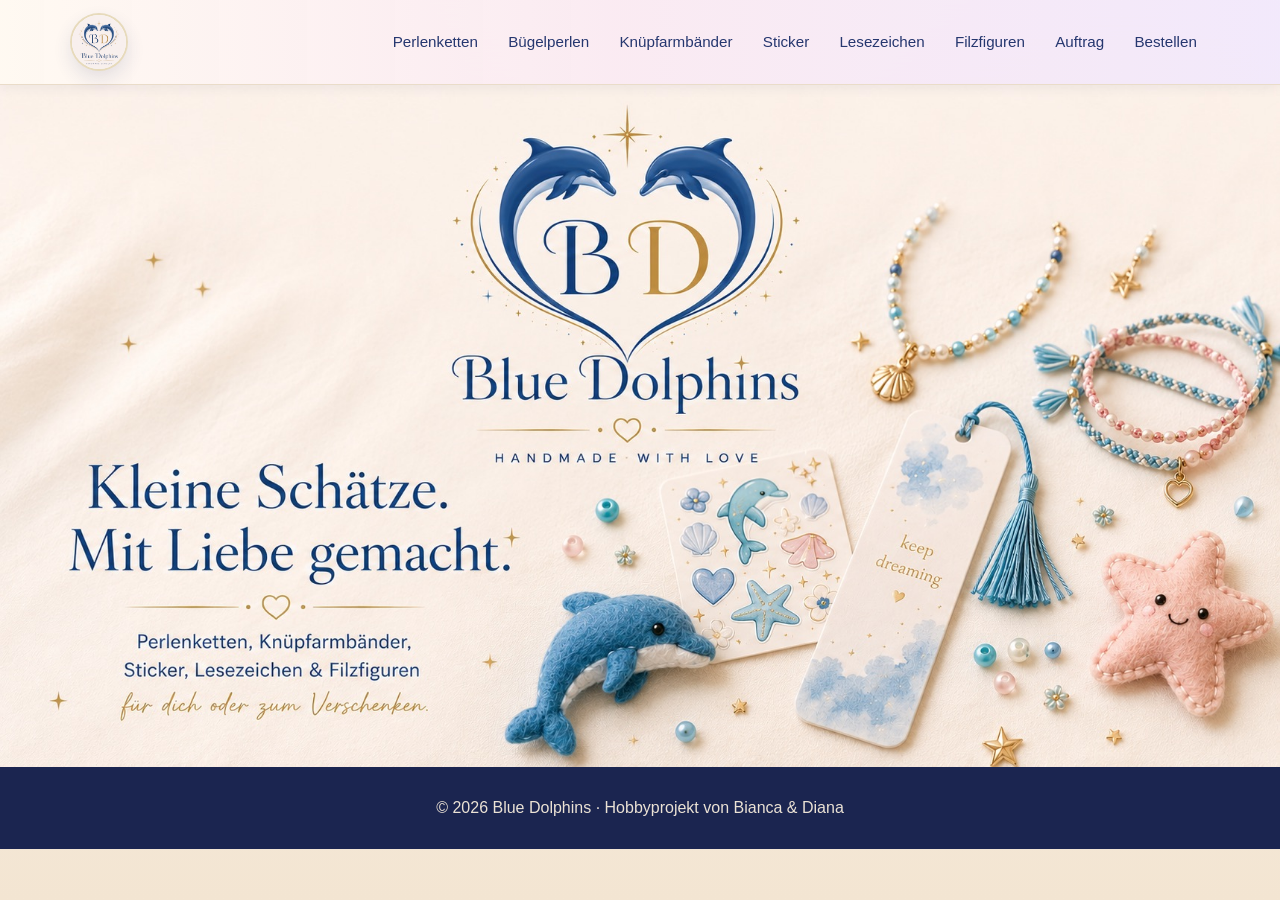
<file: index.html>
<!DOCTYPE html>
<html lang="de">
<head>
  <meta charset="UTF-8">
  <meta name="viewport" content="width=device-width, initial-scale=1.0">
  <title>Blue Dolphins - Handmade Jewelry & Decoration</title>
  <meta name="description" content="Blue Dolphins ist ein kleines Handmade-Hobbyprojekt von Bianca und Diana.">
  <link rel="stylesheet" href="style.css?v=7">
</head>
<body class="home">
  <header>
    <div class="header-top">
      <a href="index.html"><img src="assets/logo.png" alt="Blue Dolphins Logo" class="logo"></a>
      <button class="menu-toggle" type="button" aria-label="Menü öffnen" aria-expanded="false">
        <span></span><span></span><span></span>
      </button>
      <nav>
        <a href="perlenketten.html">Perlenketten</a>
        <a href="buegelperlen.html">Bügelperlen</a>
        <a href="armbaender.html">Knüpfarmbänder</a>
        <a href="sticker.html">Sticker</a>
        <a href="lesezeichen.html">Lesezeichen</a>
        <a href="filzfiguren.html">Filzfiguren</a>
        <a href="auftrag.html">Auftrag</a>
        <a href="bestellen.html">Bestellen</a>
      </nav>
    </div>
  </header>

  <main>
    <section class="hero">
      <picture>
        <source srcset="assets/header-mobile.jpg" media="(max-width: 700px)">
        <img src="assets/header.jpg" alt="Kleine Schätze. Mit Liebe gemacht." class="hero-img">
      </picture>
    </section>
  </main>

  <footer><p>© 2026 Blue Dolphins · Hobbyprojekt von Bianca & Diana</p></footer>
  <script src="script.js"></script>
</body>
</html>
</file>
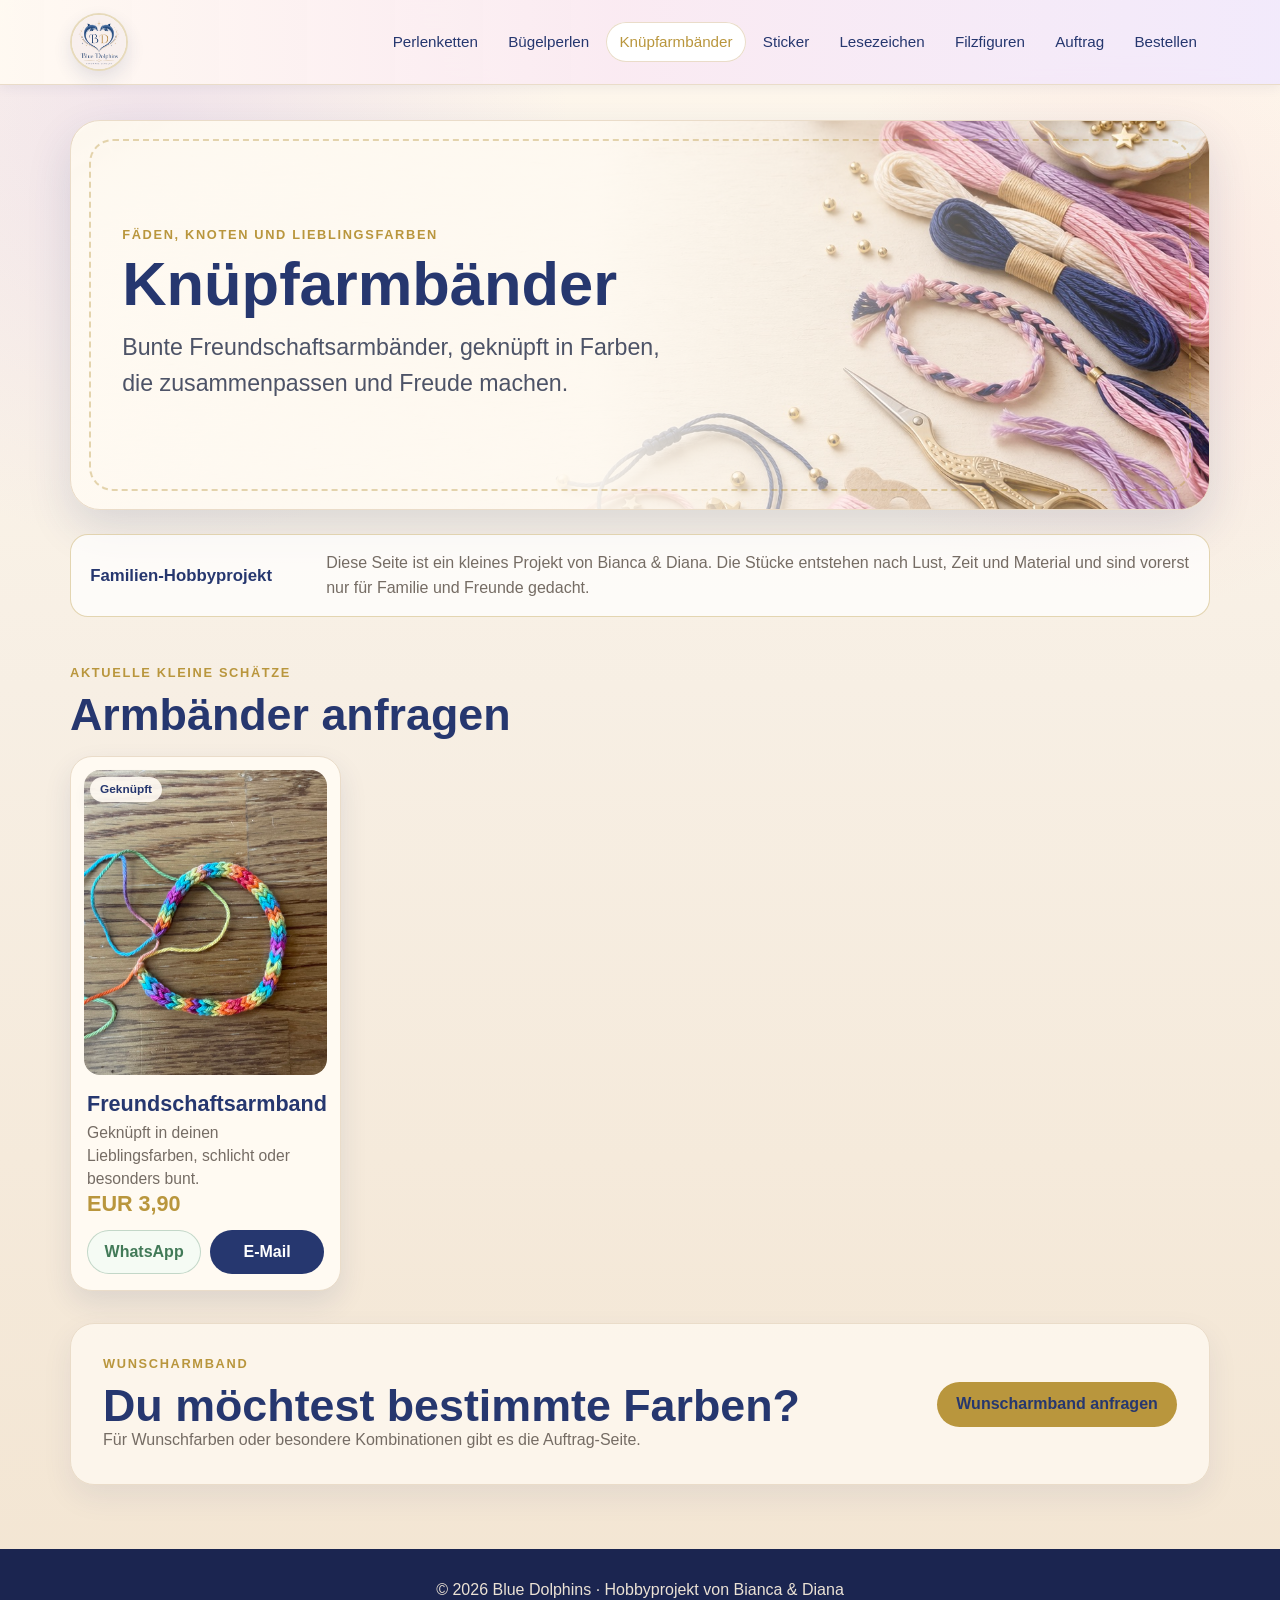
<file: armbaender.html>
<!DOCTYPE html>
<html lang="de">
<head>
  <meta charset="UTF-8">
  <meta name="viewport" content="width=device-width, initial-scale=1.0">
  <title>Knüpfarmbänder - Blue Dolphins</title>
  <meta name="description" content="Handgemachte Knüpfarmbänder von Blue Dolphins, einem kleinen Hobbyprojekt von Bianca und Diana.">
  <link rel="stylesheet" href="style.css?v=7">
</head>
<body>
  <header><div class="header-top"><a href="index.html"><img src="assets/logo.png" alt="Blue Dolphins Logo" class="logo"></a><button class="menu-toggle" type="button" aria-label="Menü öffnen" aria-expanded="false"><span></span><span></span><span></span></button><nav><a href="perlenketten.html">Perlenketten</a><a href="buegelperlen.html">Bügelperlen</a><a class="active" href="armbaender.html">Knüpfarmbänder</a><a href="sticker.html">Sticker</a><a href="lesezeichen.html">Lesezeichen</a><a href="filzfiguren.html">Filzfiguren</a><a href="auftrag.html">Auftrag</a><a href="bestellen.html">Bestellen</a></nav></div></header>
  <main>
    <section class="category-hero" style="--hero-image: url('assets/hero-armbaender.jpg');"><div class="hero-copy"><p class="eyebrow">Fäden, Knoten und Lieblingsfarben</p><h1>Knüpfarmbänder</h1><p class="lead">Bunte Freundschaftsarmbänder, geknüpft in Farben, die zusammenpassen und Freude machen.</p></div></section>
    <section class="notice"><strong>Familien-Hobbyprojekt</strong><p>Diese Seite ist ein kleines Projekt von Bianca & Diana. Die Stücke entstehen nach Lust, Zeit und Material und sind vorerst nur für Familie und Freunde gedacht.</p></section>
    <section class="products-section"><div class="section-heading"><p class="eyebrow">Aktuelle kleine Schätze</p><h2>Armbänder anfragen</h2></div><div class="product-grid"><article class="product-card" data-product="Freundschaftsarmband" data-price="3,90"><div class="product-image-wrap"><img src="assets/armbaender/armbaender-1.jpg" alt="Freundschaftsarmband" class="product-img"><span class="tag">Geknüpft</span></div><div class="product-content"><h3>Freundschaftsarmband</h3><p>Geknüpft in deinen Lieblingsfarben, schlicht oder besonders bunt.</p><div class="product-bottom"><span class="price">EUR 3,90</span><div class="order-actions"><a class="btn btn-wa" href="#" data-channel="whatsapp">WhatsApp</a><a class="btn btn-mail" href="#" data-channel="email">E-Mail</a></div></div></div></article></div></section>
    <section class="custom-box"><div><p class="eyebrow">Wunscharmband</p><h2>Du möchtest bestimmte Farben?</h2><p>Für Wunschfarben oder besondere Kombinationen gibt es die Auftrag-Seite.</p></div><a class="btn btn-custom" href="auftrag.html?produkt=Knüpfarmbänder">Wunscharmband anfragen</a></section>
  </main>
  <footer><p>© 2026 Blue Dolphins · Hobbyprojekt von Bianca & Diana</p></footer>
  <script src="script.js"></script>
</body>
</html>
</file>
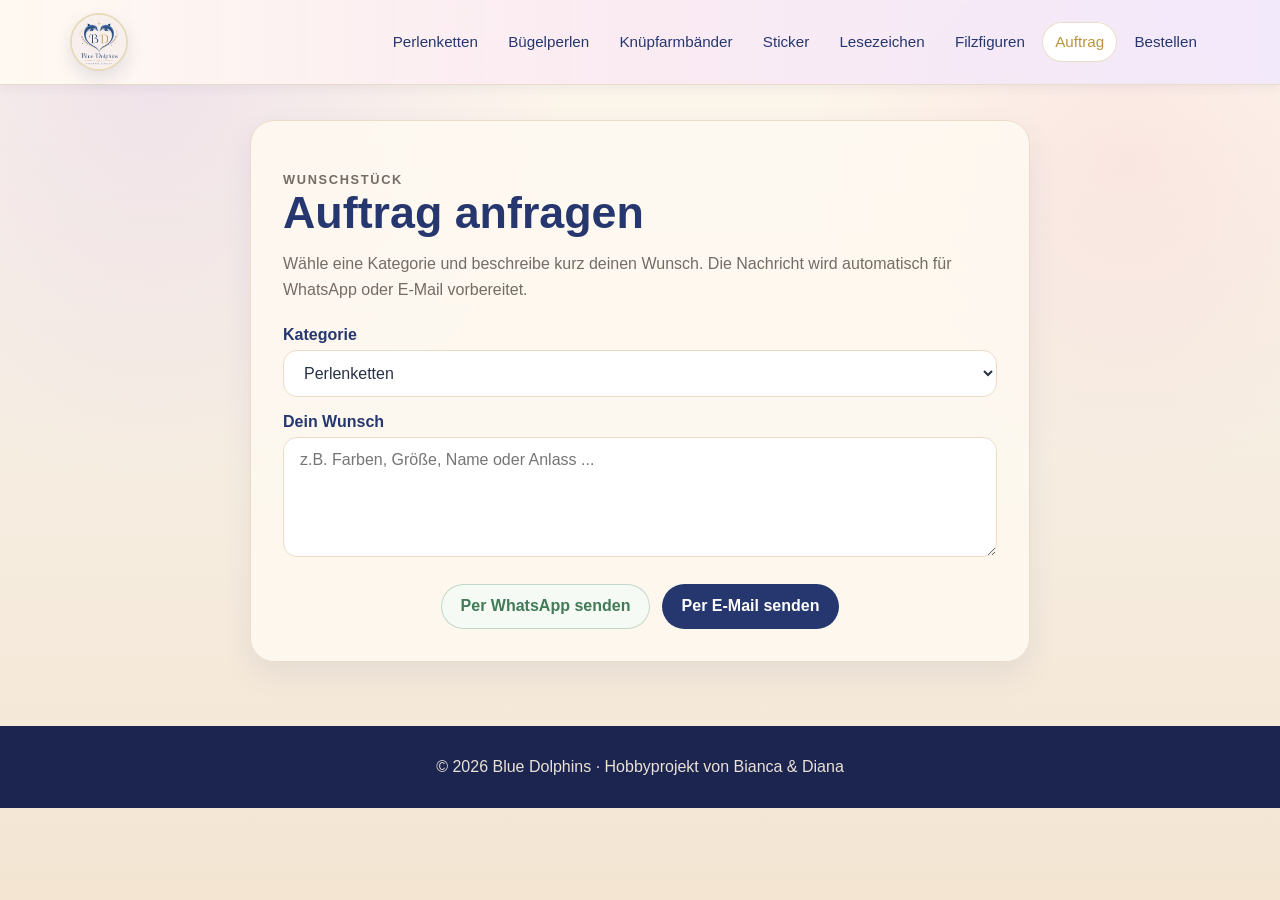
<file: auftrag.html>
<!DOCTYPE html>
<html lang="de">
<head>
  <meta charset="UTF-8">
  <meta name="viewport" content="width=device-width, initial-scale=1.0">
  <title>Auftrag - Blue Dolphins</title>
  <meta name="description" content="Wunschstück bei Blue Dolphins per WhatsApp oder E-Mail anfragen.">
  <link rel="stylesheet" href="style.css?v=7">
</head>
<body>
  <header><div class="header-top"><a href="index.html"><img src="assets/logo.png" alt="Blue Dolphins Logo" class="logo"></a><button class="menu-toggle" type="button" aria-label="Menü öffnen" aria-expanded="false"><span></span><span></span><span></span></button><nav><a href="perlenketten.html">Perlenketten</a><a href="buegelperlen.html">Bügelperlen</a><a href="armbaender.html">Knüpfarmbänder</a><a href="sticker.html">Sticker</a><a href="lesezeichen.html">Lesezeichen</a><a href="filzfiguren.html">Filzfiguren</a><a class="active" href="auftrag.html">Auftrag</a><a href="bestellen.html">Bestellen</a></nav></div></header>
  <main><section class="content-card"><p class="eyebrow">Wunschstück</p><h1>Auftrag anfragen</h1><p>Wähle eine Kategorie und beschreibe kurz deinen Wunsch. Die Nachricht wird automatisch für WhatsApp oder E-Mail vorbereitet.</p><div class="order-form"><div class="form-group"><label for="produkt">Kategorie</label><select id="produkt"><option value="Perlenketten">Perlenketten</option><option value="Bügelperlen">Bügelperlen</option><option value="Knüpfarmbänder">Knüpfarmbänder</option><option value="Sticker">Sticker</option><option value="Lesezeichen">Lesezeichen</option><option value="Filzfiguren">Filzfiguren</option></select></div><div class="form-group"><label for="wunsch">Dein Wunsch</label><textarea id="wunsch" rows="4" placeholder="z.B. Farben, Größe, Name oder Anlass ..."></textarea></div><div class="order-buttons"><a id="auftrag-wa" href="#" class="btn btn-whatsapp">Per WhatsApp senden</a><a id="auftrag-mail" href="#" class="btn btn-primary">Per E-Mail senden</a></div></div></section></main>
  <footer><p>© 2026 Blue Dolphins · Hobbyprojekt von Bianca & Diana</p></footer>
  <script src="script.js"></script>
</body>
</html>
</file>
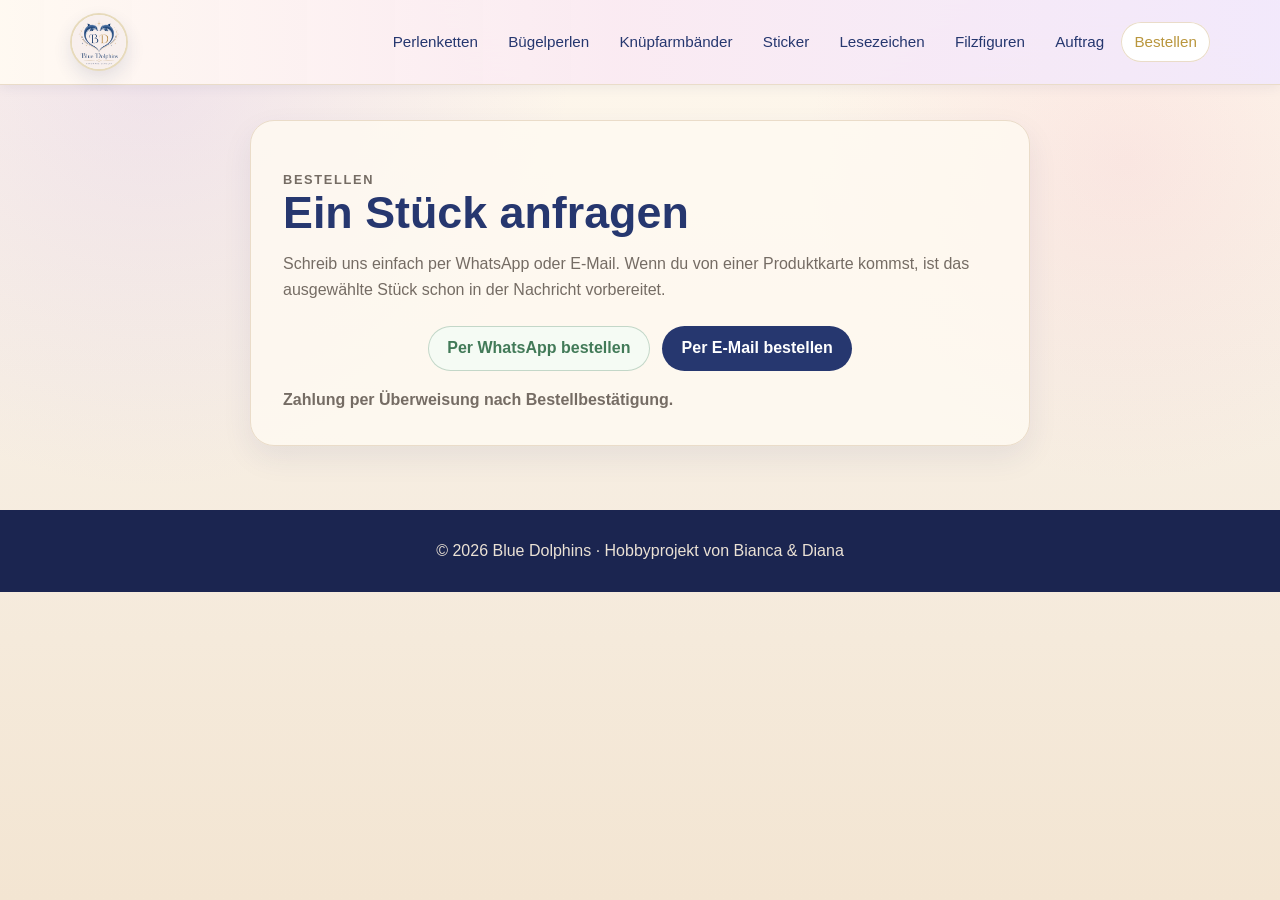
<file: bestellen.html>
<!DOCTYPE html>
<html lang="de">
<head>
  <meta charset="UTF-8">
  <meta name="viewport" content="width=device-width, initial-scale=1.0">
  <title>Bestellen - Blue Dolphins</title>
  <meta name="description" content="Bestellung bei Blue Dolphins per WhatsApp oder E-Mail anfragen.">
  <link rel="stylesheet" href="style.css?v=7">
</head>
<body>
  <header><div class="header-top"><a href="index.html"><img src="assets/logo.png" alt="Blue Dolphins Logo" class="logo"></a><button class="menu-toggle" type="button" aria-label="Menü öffnen" aria-expanded="false"><span></span><span></span><span></span></button><nav><a href="perlenketten.html">Perlenketten</a><a href="buegelperlen.html">Bügelperlen</a><a href="armbaender.html">Knüpfarmbänder</a><a href="sticker.html">Sticker</a><a href="lesezeichen.html">Lesezeichen</a><a href="filzfiguren.html">Filzfiguren</a><a href="auftrag.html">Auftrag</a><a class="active" href="bestellen.html">Bestellen</a></nav></div></header>
  <main><section class="content-card"><p class="eyebrow">Bestellen</p><h1>Ein Stück anfragen</h1><p>Schreib uns einfach per WhatsApp oder E-Mail. Wenn du von einer Produktkarte kommst, ist das ausgewählte Stück schon in der Nachricht vorbereitet.</p><div class="order-buttons"><a id="btn-wa" href="#" class="btn btn-whatsapp">Per WhatsApp bestellen</a><a id="btn-mail" href="#" class="btn btn-primary">Per E-Mail bestellen</a></div><p class="payment-info">Zahlung per Überweisung nach Bestellbestätigung.</p></section></main>
  <footer><p>© 2026 Blue Dolphins · Hobbyprojekt von Bianca & Diana</p></footer>
  <script src="script.js"></script>
</body>
</html>
</file>
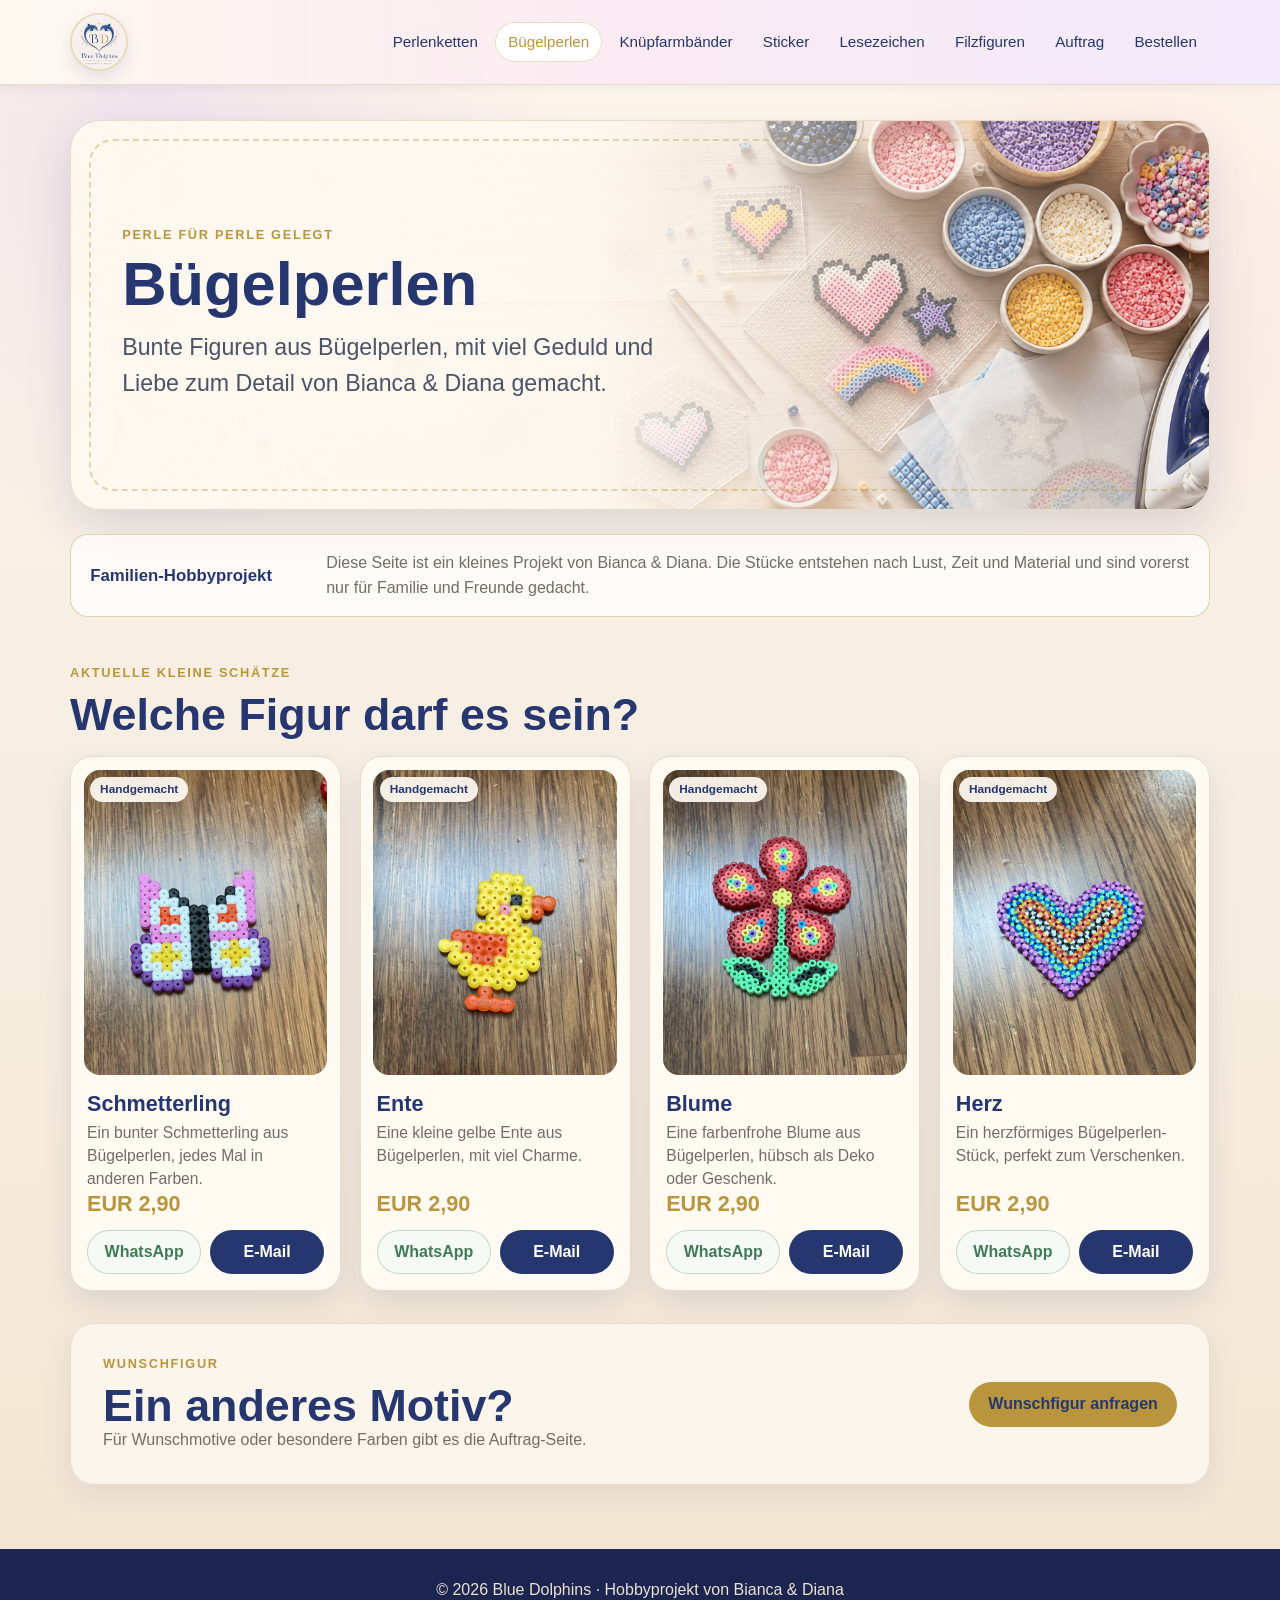
<file: buegelperlen.html>
<!DOCTYPE html>
<html lang="de">
<head>
  <meta charset="UTF-8">
  <meta name="viewport" content="width=device-width, initial-scale=1.0">
  <title>Bügelperlen - Blue Dolphins</title>
  <meta name="description" content="Handgemachte Bügelperlen-Figuren von Blue Dolphins, einem kleinen Hobbyprojekt von Bianca und Diana.">
  <link rel="stylesheet" href="style.css?v=7">
</head>
<body>
  <header><div class="header-top"><a href="index.html"><img src="assets/logo.png" alt="Blue Dolphins Logo" class="logo"></a><button class="menu-toggle" type="button" aria-label="Menü öffnen" aria-expanded="false"><span></span><span></span><span></span></button><nav><a href="perlenketten.html">Perlenketten</a><a class="active" href="buegelperlen.html">Bügelperlen</a><a href="armbaender.html">Knüpfarmbänder</a><a href="sticker.html">Sticker</a><a href="lesezeichen.html">Lesezeichen</a><a href="filzfiguren.html">Filzfiguren</a><a href="auftrag.html">Auftrag</a><a href="bestellen.html">Bestellen</a></nav></div></header>
  <main>
    <section class="category-hero" style="--hero-image: url('assets/hero-buegelperlen.png');"><div class="hero-copy"><p class="eyebrow">Perle für Perle gelegt</p><h1>Bügelperlen</h1><p class="lead">Bunte Figuren aus Bügelperlen, mit viel Geduld und Liebe zum Detail von Bianca & Diana gemacht.</p></div></section>
    <section class="notice"><strong>Familien-Hobbyprojekt</strong><p>Diese Seite ist ein kleines Projekt von Bianca & Diana. Die Stücke entstehen nach Lust, Zeit und Material und sind vorerst nur für Familie und Freunde gedacht.</p></section>
    <section class="products-section"><div class="section-heading"><p class="eyebrow">Aktuelle kleine Schätze</p><h2>Welche Figur darf es sein?</h2></div><div class="product-grid">
      <article class="product-card" data-product="Bügelperlen Schmetterling" data-price="2,90"><div class="product-image-wrap"><img src="assets/buegelperlen/schmetterling.jpg" alt="Bügelperlen Schmetterling" class="product-img" style="object-position: center top;"><span class="tag">Handgemacht</span></div><div class="product-content"><h3>Schmetterling</h3><p>Ein bunter Schmetterling aus Bügelperlen, jedes Mal in anderen Farben.</p><div class="product-bottom"><span class="price">EUR 2,90</span><div class="order-actions"><a class="btn btn-wa" href="#" data-channel="whatsapp">WhatsApp</a><a class="btn btn-mail" href="#" data-channel="email">E-Mail</a></div></div></div></article>
      <article class="product-card" data-product="Bügelperlen Ente" data-price="2,90"><div class="product-image-wrap"><img src="assets/buegelperlen/ente.jpg" alt="Bügelperlen Ente" class="product-img" style="object-position: center top;"><span class="tag">Handgemacht</span></div><div class="product-content"><h3>Ente</h3><p>Eine kleine gelbe Ente aus Bügelperlen, mit viel Charme.</p><div class="product-bottom"><span class="price">EUR 2,90</span><div class="order-actions"><a class="btn btn-wa" href="#" data-channel="whatsapp">WhatsApp</a><a class="btn btn-mail" href="#" data-channel="email">E-Mail</a></div></div></div></article>
      <article class="product-card" data-product="Bügelperlen Blume" data-price="2,90"><div class="product-image-wrap"><img src="assets/buegelperlen/blume.jpg" alt="Bügelperlen Blume" class="product-img" style="object-position: center top;"><span class="tag">Handgemacht</span></div><div class="product-content"><h3>Blume</h3><p>Eine farbenfrohe Blume aus Bügelperlen, hübsch als Deko oder Geschenk.</p><div class="product-bottom"><span class="price">EUR 2,90</span><div class="order-actions"><a class="btn btn-wa" href="#" data-channel="whatsapp">WhatsApp</a><a class="btn btn-mail" href="#" data-channel="email">E-Mail</a></div></div></div></article>
      <article class="product-card" data-product="Bügelperlen Herz" data-price="2,90"><div class="product-image-wrap"><img src="assets/buegelperlen/herz.jpg" alt="Bügelperlen Herz" class="product-img" style="object-position: center top;"><span class="tag">Handgemacht</span></div><div class="product-content"><h3>Herz</h3><p>Ein herzförmiges Bügelperlen-Stück, perfekt zum Verschenken.</p><div class="product-bottom"><span class="price">EUR 2,90</span><div class="order-actions"><a class="btn btn-wa" href="#" data-channel="whatsapp">WhatsApp</a><a class="btn btn-mail" href="#" data-channel="email">E-Mail</a></div></div></div></article>
    </div></section>
    <section class="custom-box"><div><p class="eyebrow">Wunschfigur</p><h2>Ein anderes Motiv?</h2><p>Für Wunschmotive oder besondere Farben gibt es die Auftrag-Seite.</p></div><a class="btn btn-custom" href="auftrag.html?produkt=Bügelperlen">Wunschfigur anfragen</a></section>
  </main>
  <footer><p>© 2026 Blue Dolphins · Hobbyprojekt von Bianca & Diana</p></footer>
  <script src="script.js"></script>
</body>
</html>
</file>
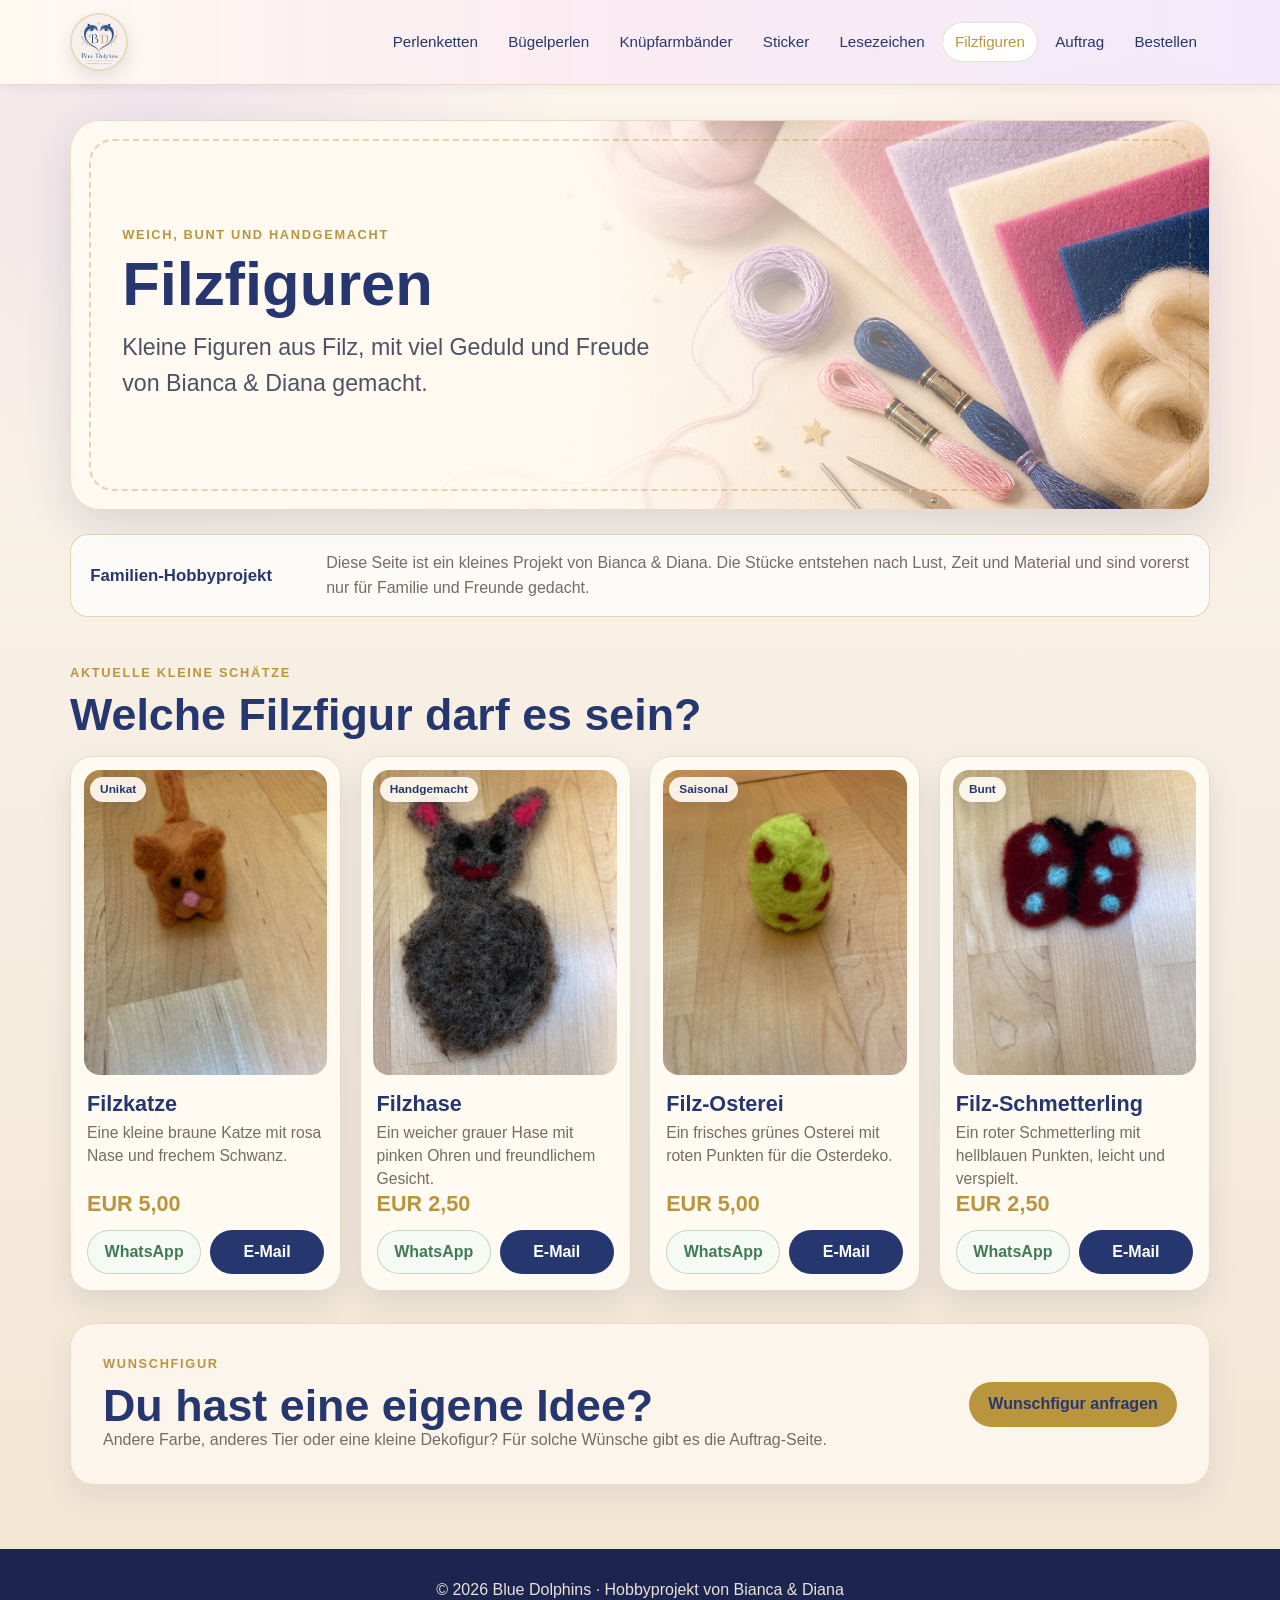
<file: filzfiguren.html>
<!DOCTYPE html>
<html lang="de">
<head>
  <meta charset="UTF-8">
  <meta name="viewport" content="width=device-width, initial-scale=1.0">
  <title>Filzfiguren - Blue Dolphins</title>
  <meta name="description" content="Handgemachte Filzfiguren von Blue Dolphins, einem kleinen Hobbyprojekt von Bianca und Diana.">
  <link rel="stylesheet" href="style.css?v=7">
</head>
<body>
  <header><div class="header-top"><a href="index.html"><img src="assets/logo.png" alt="Blue Dolphins Logo" class="logo"></a><button class="menu-toggle" type="button" aria-label="Menü öffnen" aria-expanded="false"><span></span><span></span><span></span></button><nav><a href="perlenketten.html">Perlenketten</a><a href="buegelperlen.html">Bügelperlen</a><a href="armbaender.html">Knüpfarmbänder</a><a href="sticker.html">Sticker</a><a href="lesezeichen.html">Lesezeichen</a><a class="active" href="filzfiguren.html">Filzfiguren</a><a href="auftrag.html">Auftrag</a><a href="bestellen.html">Bestellen</a></nav></div></header>
  <main>
    <section class="category-hero" style="--hero-image: url('assets/hero-filzfiguren.jpg');"><div class="hero-copy"><p class="eyebrow">Weich, bunt und handgemacht</p><h1>Filzfiguren</h1><p class="lead">Kleine Figuren aus Filz, mit viel Geduld und Freude von Bianca & Diana gemacht.</p></div></section>
    <section class="notice"><strong>Familien-Hobbyprojekt</strong><p>Diese Seite ist ein kleines Projekt von Bianca & Diana. Die Stücke entstehen nach Lust, Zeit und Material und sind vorerst nur für Familie und Freunde gedacht.</p></section>
    <section class="products-section"><div class="section-heading"><p class="eyebrow">Aktuelle kleine Schätze</p><h2>Welche Filzfigur darf es sein?</h2></div><div class="product-grid">
      <article class="product-card" data-product="Filzkatze" data-price="5,00"><div class="product-image-wrap"><img src="assets/filzfiguren/katze.jpeg" alt="Braune Filzkatze mit rosa Nase"><span class="tag">Unikat</span></div><div class="product-content"><h3>Filzkatze</h3><p>Eine kleine braune Katze mit rosa Nase und frechem Schwanz.</p><div class="product-bottom"><span class="price">EUR 5,00</span><div class="order-actions"><a class="btn btn-wa" href="#" data-channel="whatsapp">WhatsApp</a><a class="btn btn-mail" href="#" data-channel="email">E-Mail</a></div></div></div></article>
      <article class="product-card" data-product="Filzhase" data-price="2,50"><div class="product-image-wrap"><img src="assets/filzfiguren/hase.jpeg" alt="Grauer Filzhase mit pinken Ohren"><span class="tag">Handgemacht</span></div><div class="product-content"><h3>Filzhase</h3><p>Ein weicher grauer Hase mit pinken Ohren und freundlichem Gesicht.</p><div class="product-bottom"><span class="price">EUR 2,50</span><div class="order-actions"><a class="btn btn-wa" href="#" data-channel="whatsapp">WhatsApp</a><a class="btn btn-mail" href="#" data-channel="email">E-Mail</a></div></div></div></article>
      <article class="product-card" data-product="Filz-Osterei" data-price="5,00"><div class="product-image-wrap"><img src="assets/filzfiguren/osterei.jpeg" alt="Grünes Filz-Osterei mit roten Punkten"><span class="tag">Saisonal</span></div><div class="product-content"><h3>Filz-Osterei</h3><p>Ein frisches grünes Osterei mit roten Punkten für die Osterdeko.</p><div class="product-bottom"><span class="price">EUR 5,00</span><div class="order-actions"><a class="btn btn-wa" href="#" data-channel="whatsapp">WhatsApp</a><a class="btn btn-mail" href="#" data-channel="email">E-Mail</a></div></div></div></article>
      <article class="product-card" data-product="Filz-Schmetterling" data-price="2,50"><div class="product-image-wrap"><img src="assets/filzfiguren/schmetterling.jpeg" alt="Roter Filz-Schmetterling mit hellblauen Punkten"><span class="tag">Bunt</span></div><div class="product-content"><h3>Filz-Schmetterling</h3><p>Ein roter Schmetterling mit hellblauen Punkten, leicht und verspielt.</p><div class="product-bottom"><span class="price">EUR 2,50</span><div class="order-actions"><a class="btn btn-wa" href="#" data-channel="whatsapp">WhatsApp</a><a class="btn btn-mail" href="#" data-channel="email">E-Mail</a></div></div></div></article>
    </div></section>
    <section class="custom-box"><div><p class="eyebrow">Wunschfigur</p><h2>Du hast eine eigene Idee?</h2><p>Andere Farbe, anderes Tier oder eine kleine Dekofigur? Für solche Wünsche gibt es die Auftrag-Seite.</p></div><a class="btn btn-custom" href="auftrag.html?produkt=Filzfiguren">Wunschfigur anfragen</a></section>
  </main>
  <footer><p>© 2026 Blue Dolphins · Hobbyprojekt von Bianca & Diana</p></footer>
  <script src="script.js"></script>
</body>
</html>
</file>
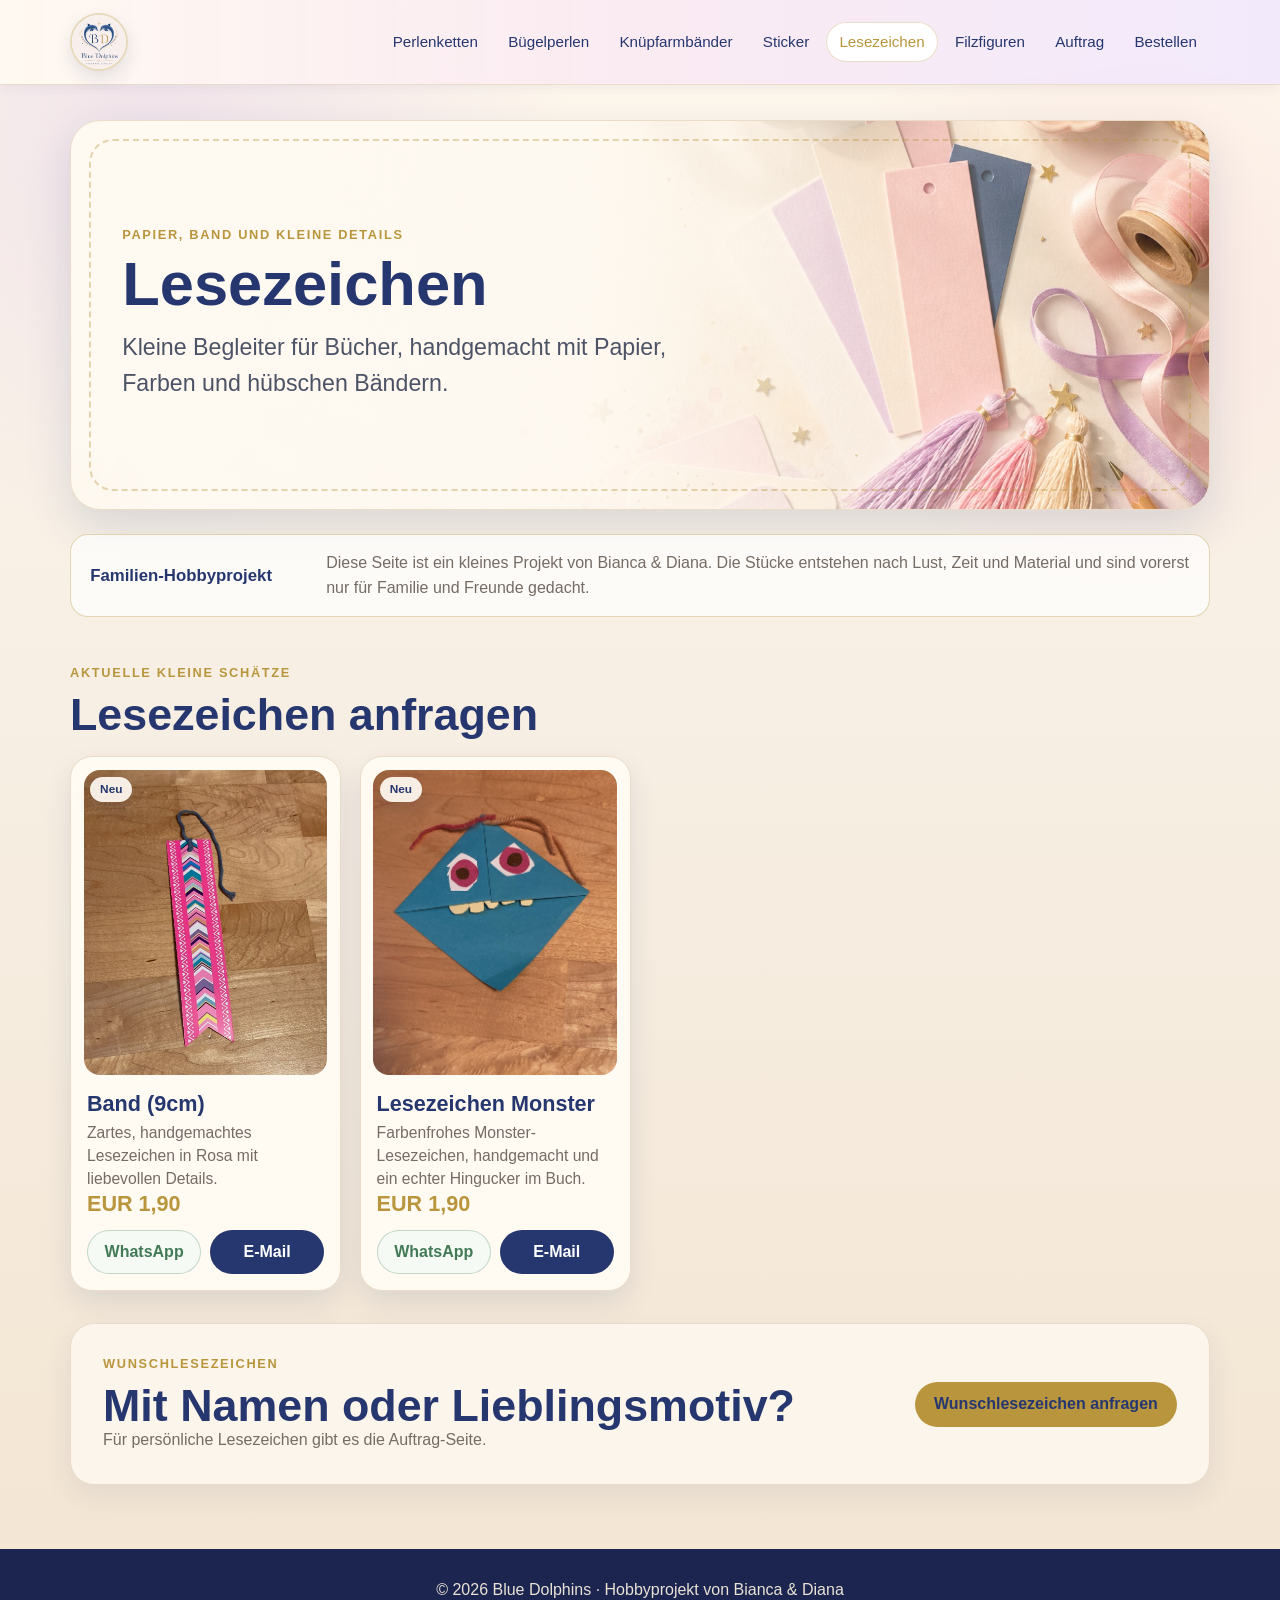
<file: lesezeichen.html>
<!DOCTYPE html>
<html lang="de">
<head>
  <meta charset="UTF-8">
  <meta name="viewport" content="width=device-width, initial-scale=1.0">
  <title>Lesezeichen - Blue Dolphins</title>
  <meta name="description" content="Handgemachte Lesezeichen von Blue Dolphins, einem kleinen Hobbyprojekt von Bianca und Diana.">
  <link rel="stylesheet" href="style.css?v=7">
</head>
<body>
  <header><div class="header-top"><a href="index.html"><img src="assets/logo.png" alt="Blue Dolphins Logo" class="logo"></a><button class="menu-toggle" type="button" aria-label="Menü öffnen" aria-expanded="false"><span></span><span></span><span></span></button><nav><a href="perlenketten.html">Perlenketten</a><a href="buegelperlen.html">Bügelperlen</a><a href="armbaender.html">Knüpfarmbänder</a><a href="sticker.html">Sticker</a><a class="active" href="lesezeichen.html">Lesezeichen</a><a href="filzfiguren.html">Filzfiguren</a><a href="auftrag.html">Auftrag</a><a href="bestellen.html">Bestellen</a></nav></div></header>
  <main>
    <section class="category-hero" style="--hero-image: url('assets/hero-lesezeichen.jpg');"><div class="hero-copy"><p class="eyebrow">Papier, Band und kleine Details</p><h1>Lesezeichen</h1><p class="lead">Kleine Begleiter für Bücher, handgemacht mit Papier, Farben und hübschen Bändern.</p></div></section>
    <section class="notice"><strong>Familien-Hobbyprojekt</strong><p>Diese Seite ist ein kleines Projekt von Bianca & Diana. Die Stücke entstehen nach Lust, Zeit und Material und sind vorerst nur für Familie und Freunde gedacht.</p></section>
    <section class="products-section"><div class="section-heading"><p class="eyebrow">Aktuelle kleine Schätze</p><h2>Lesezeichen anfragen</h2></div><div class="product-grid"><article class="product-card" data-product="Band (9cm)" data-price="1,90"><div class="product-image-wrap"><img src="assets/lesezeichen/rosa-9cm.jpeg" alt="Band Lesezeichen, 9 cm"><span class="tag">Neu</span></div><div class="product-content"><h3>Band (9cm)</h3><p>Zartes, handgemachtes Lesezeichen in Rosa mit liebevollen Details.</p><div class="product-bottom"><span class="price">EUR 1,90</span><div class="order-actions"><a class="btn btn-wa" href="#" data-channel="whatsapp">WhatsApp</a><a class="btn btn-mail" href="#" data-channel="email">E-Mail</a></div></div></div></article><article class="product-card" data-product="Lesezeichen Monster" data-price="1,90"><div class="product-image-wrap"><img src="assets/lesezeichen/monster.jpeg" alt="Lesezeichen Monster"><span class="tag">Neu</span></div><div class="product-content"><h3>Lesezeichen Monster</h3><p>Farbenfrohes Monster-Lesezeichen, handgemacht und ein echter Hingucker im Buch.</p><div class="product-bottom"><span class="price">EUR 1,90</span><div class="order-actions"><a class="btn btn-wa" href="#" data-channel="whatsapp">WhatsApp</a><a class="btn btn-mail" href="#" data-channel="email">E-Mail</a></div></div></div></article></div></section>
    <section class="custom-box"><div><p class="eyebrow">Wunschlesezeichen</p><h2>Mit Namen oder Lieblingsmotiv?</h2><p>Für persönliche Lesezeichen gibt es die Auftrag-Seite.</p></div><a class="btn btn-custom" href="auftrag.html?produkt=Lesezeichen">Wunschlesezeichen anfragen</a></section>
  </main>
  <footer><p>© 2026 Blue Dolphins · Hobbyprojekt von Bianca & Diana</p></footer>
  <script src="script.js"></script>
</body>
</html>
</file>
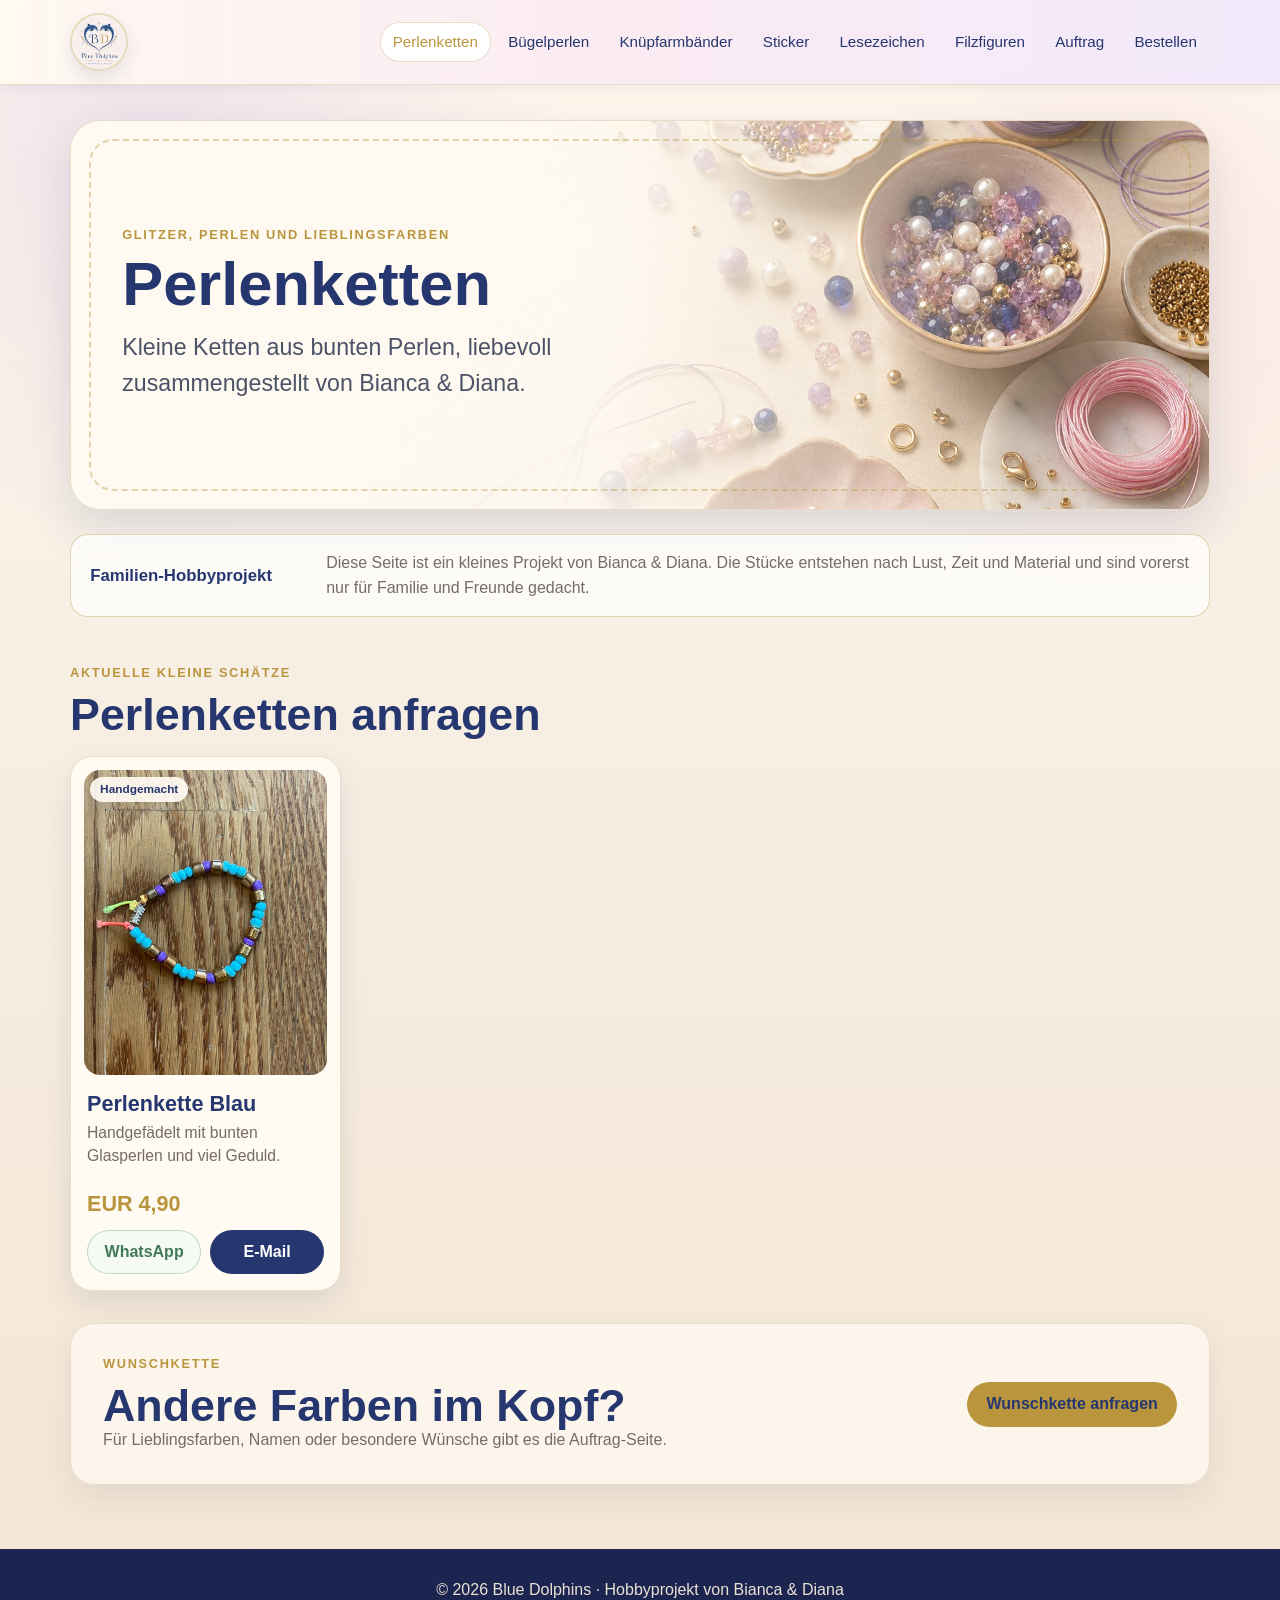
<file: perlenketten.html>
<!DOCTYPE html>
<html lang="de">
<head>
  <meta charset="UTF-8">
  <meta name="viewport" content="width=device-width, initial-scale=1.0">
  <title>Perlenketten - Blue Dolphins</title>
  <meta name="description" content="Handgemachte Perlenketten von Blue Dolphins, einem kleinen Hobbyprojekt von Bianca und Diana.">
  <link rel="stylesheet" href="style.css?v=7">
</head>
<body>
  <header>
    <div class="header-top">
      <a href="index.html"><img src="assets/logo.png" alt="Blue Dolphins Logo" class="logo"></a>
      <button class="menu-toggle" type="button" aria-label="Menü öffnen" aria-expanded="false">
        <span></span><span></span><span></span>
      </button>
      <nav>
        <a class="active" href="perlenketten.html">Perlenketten</a>
        <a href="buegelperlen.html">Bügelperlen</a>
        <a href="armbaender.html">Knüpfarmbänder</a>
        <a href="sticker.html">Sticker</a>
        <a href="lesezeichen.html">Lesezeichen</a>
        <a href="filzfiguren.html">Filzfiguren</a>
        <a href="auftrag.html">Auftrag</a>
        <a href="bestellen.html">Bestellen</a>
      </nav>
    </div>
  </header>
  <main>
    <section class="category-hero" style="--hero-image: url('assets/hero-perlenketten.jpg');">
      <div class="hero-copy">
        <p class="eyebrow">Glitzer, Perlen und Lieblingsfarben</p>
        <h1>Perlenketten</h1>
        <p class="lead">Kleine Ketten aus bunten Perlen, liebevoll zusammengestellt von Bianca & Diana.</p>
      </div>
    </section>
    <section class="notice">
      <strong>Familien-Hobbyprojekt</strong>
      <p>Diese Seite ist ein kleines Projekt von Bianca & Diana. Die Stücke entstehen nach Lust, Zeit und Material und sind vorerst nur für Familie und Freunde gedacht.</p>
    </section>
    <section class="products-section">
      <div class="section-heading">
        <p class="eyebrow">Aktuelle kleine Schätze</p>
        <h2>Perlenketten anfragen</h2>
      </div>
      <div class="product-grid">
        <article class="product-card" data-product="Perlenkette Blau" data-price="4,90">
          <div class="product-image-wrap">
            <img src="assets/perlenketten/perlenketten-1.jpg" alt="Perlenkette Blau" class="product-img">
            <span class="tag">Handgemacht</span>
          </div>
          <div class="product-content">
            <h3>Perlenkette Blau</h3>
            <p>Handgefädelt mit bunten Glasperlen und viel Geduld.</p>
            <div class="product-bottom">
              <span class="price">EUR 4,90</span>
              <div class="order-actions"><a class="btn btn-wa" href="#" data-channel="whatsapp">WhatsApp</a><a class="btn btn-mail" href="#" data-channel="email">E-Mail</a></div>
            </div>
          </div>
        </article>
      </div>
    </section>
    <section class="custom-box">
      <div><p class="eyebrow">Wunschkette</p><h2>Andere Farben im Kopf?</h2><p>Für Lieblingsfarben, Namen oder besondere Wünsche gibt es die Auftrag-Seite.</p></div>
      <a class="btn btn-custom" href="auftrag.html?produkt=Perlenketten">Wunschkette anfragen</a>
    </section>
  </main>
  <footer><p>© 2026 Blue Dolphins · Hobbyprojekt von Bianca & Diana</p></footer>
  <script src="script.js"></script>
</body>
</html>
</file>
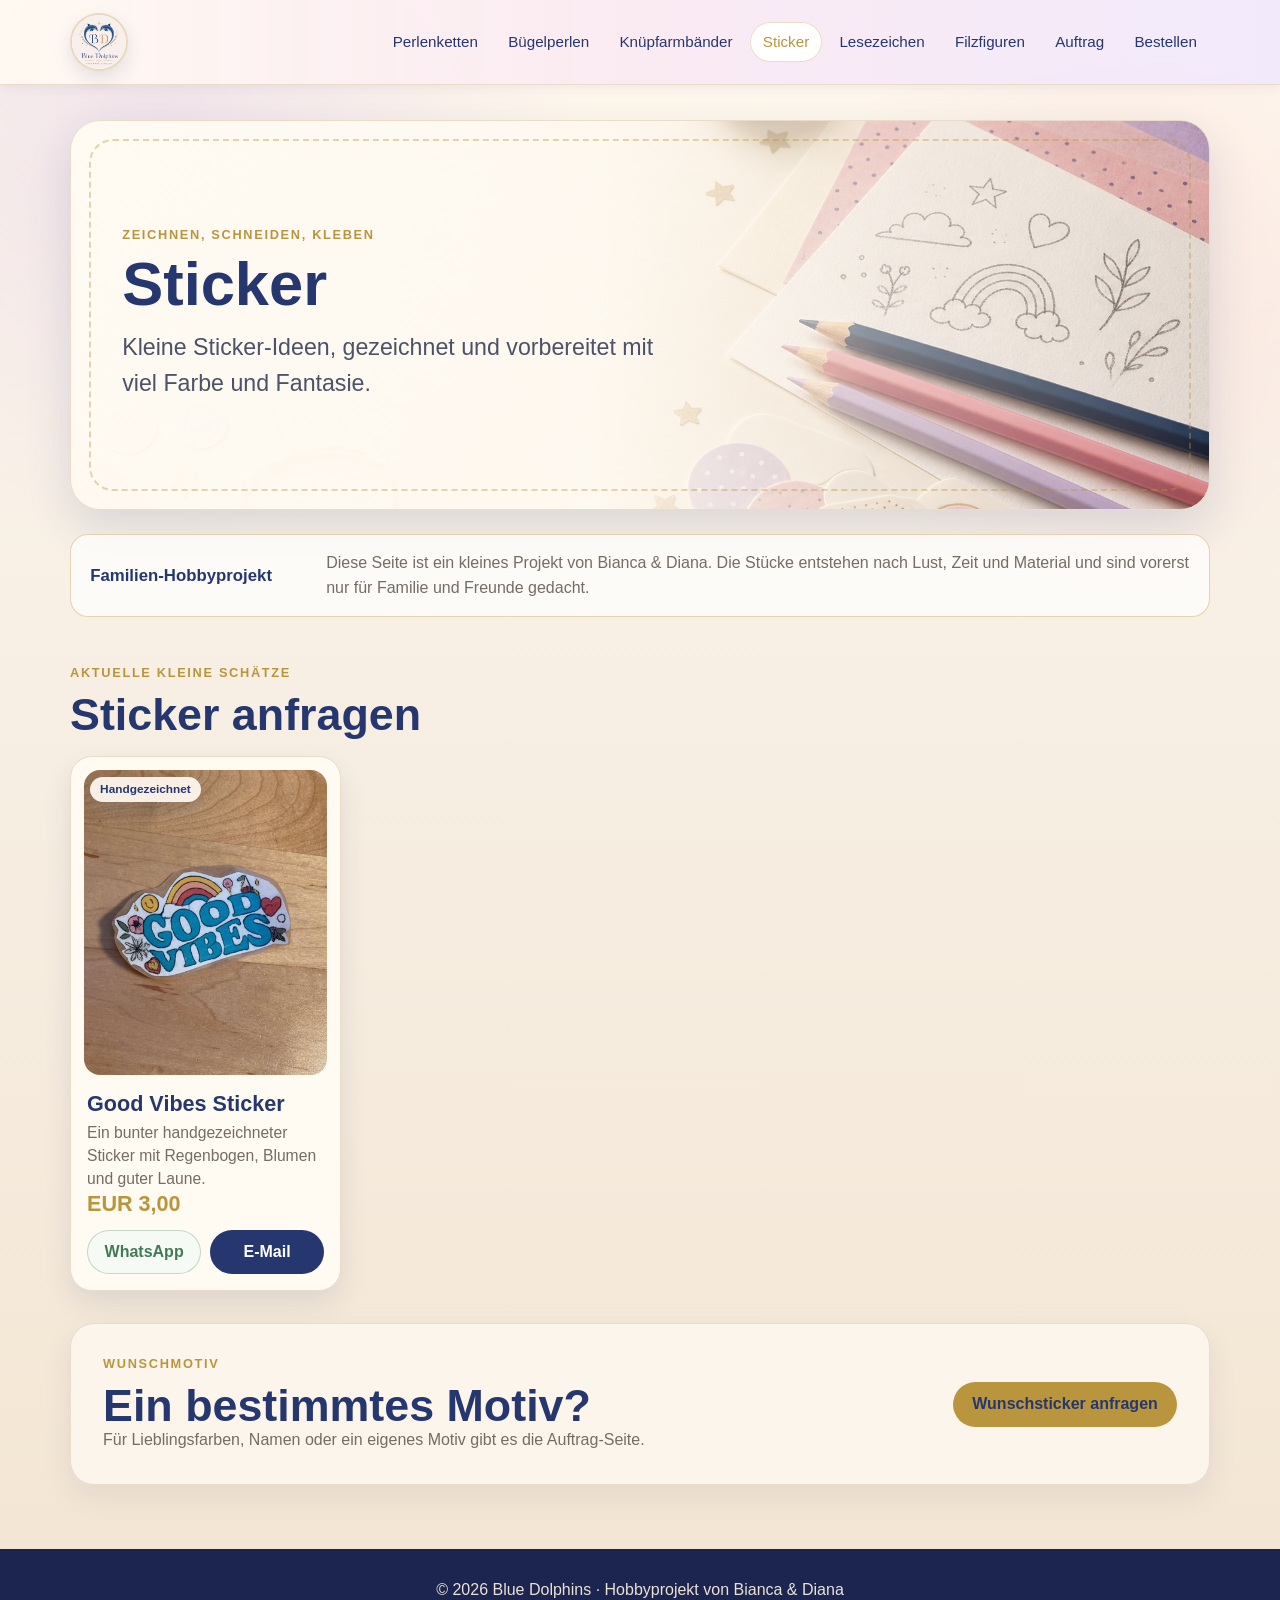
<file: sticker.html>
<!DOCTYPE html>
<html lang="de">
<head>
  <meta charset="UTF-8">
  <meta name="viewport" content="width=device-width, initial-scale=1.0">
  <title>Sticker - Blue Dolphins</title>
  <meta name="description" content="Handgemachte Sticker von Blue Dolphins, einem kleinen Hobbyprojekt von Bianca und Diana.">
  <link rel="stylesheet" href="style.css?v=7">
</head>
<body>
  <header><div class="header-top"><a href="index.html"><img src="assets/logo.png" alt="Blue Dolphins Logo" class="logo"></a><button class="menu-toggle" type="button" aria-label="Menü öffnen" aria-expanded="false"><span></span><span></span><span></span></button><nav><a href="perlenketten.html">Perlenketten</a><a href="buegelperlen.html">Bügelperlen</a><a href="armbaender.html">Knüpfarmbänder</a><a class="active" href="sticker.html">Sticker</a><a href="lesezeichen.html">Lesezeichen</a><a href="filzfiguren.html">Filzfiguren</a><a href="auftrag.html">Auftrag</a><a href="bestellen.html">Bestellen</a></nav></div></header>
  <main>
    <section class="category-hero" style="--hero-image: url('assets/hero-sticker.jpg');"><div class="hero-copy"><p class="eyebrow">Zeichnen, schneiden, kleben</p><h1>Sticker</h1><p class="lead">Kleine Sticker-Ideen, gezeichnet und vorbereitet mit viel Farbe und Fantasie.</p></div></section>
    <section class="notice"><strong>Familien-Hobbyprojekt</strong><p>Diese Seite ist ein kleines Projekt von Bianca & Diana. Die Stücke entstehen nach Lust, Zeit und Material und sind vorerst nur für Familie und Freunde gedacht.</p></section>
    <section class="products-section"><div class="section-heading"><p class="eyebrow">Aktuelle kleine Schätze</p><h2>Sticker anfragen</h2></div><div class="product-grid"><article class="product-card" data-product="Good Vibes Sticker" data-price="3,00"><div class="product-image-wrap"><img src="assets/sticker/good-vibes.jpg" alt="Handgezeichneter Good Vibes Sticker"><span class="tag">Handgezeichnet</span></div><div class="product-content"><h3>Good Vibes Sticker</h3><p>Ein bunter handgezeichneter Sticker mit Regenbogen, Blumen und guter Laune.</p><div class="product-bottom"><span class="price">EUR 3,00</span><div class="order-actions"><a class="btn btn-wa" href="#" data-channel="whatsapp">WhatsApp</a><a class="btn btn-mail" href="#" data-channel="email">E-Mail</a></div></div></div></article></div></section>
    <section class="custom-box"><div><p class="eyebrow">Wunschmotiv</p><h2>Ein bestimmtes Motiv?</h2><p>Für Lieblingsfarben, Namen oder ein eigenes Motiv gibt es die Auftrag-Seite.</p></div><a class="btn btn-custom" href="auftrag.html?produkt=Sticker">Wunschsticker anfragen</a></section>
  </main>
  <footer><p>© 2026 Blue Dolphins · Hobbyprojekt von Bianca & Diana</p></footer>
  <script src="script.js"></script>
</body>
</html>
</file>
<file: style.css>
:root {
  --navy: #26376f;
  --gold: #b9963d;
  --cream: #f7efe4;
  --paper: #fffaf2;
  --rose: #f2a6bd;
  --lilac: #c7a7e8;
  --plum: #7b4f95;
  --whatsapp: #427a58;
  --ink: #283044;
  --muted: #756c64;
  --line: #eadcc9;
  --white: #ffffff;
  --shadow: 0 18px 45px rgba(38, 55, 111, 0.14);
}

* {
  box-sizing: border-box;
  margin: 0;
  padding: 0;
}

body {
  min-height: 100vh;
  font-family: "Avenir Next", "Trebuchet MS", Verdana, sans-serif;
  color: var(--ink);
  background:
    radial-gradient(circle at 12% 8%, rgba(199, 167, 232, 0.24), transparent 26rem),
    radial-gradient(circle at 88% 18%, rgba(242, 166, 189, 0.18), transparent 20rem),
    linear-gradient(180deg, #fff8ed 0%, var(--cream) 42%, #f3e5d2 100%);
}

a {
  color: inherit;
}

header {
  position: sticky;
  top: 0;
  z-index: 100;
  background:
    linear-gradient(90deg, rgba(255, 250, 242, 0.95), rgba(250, 233, 242, 0.92) 48%, rgba(241, 232, 252, 0.92));
  border-bottom: 1px solid var(--line);
  box-shadow: 0 2px 12px rgba(38, 55, 111, 0.08);
  backdrop-filter: blur(16px);
}

.header-top {
  max-width: 1180px;
  margin: 0 auto;
  padding: 0.8rem 1.25rem;
  display: flex;
  align-items: center;
  justify-content: space-between;
  gap: 1.25rem;
}

.logo {
  width: 58px;
  height: 58px;
  display: block;
  object-fit: cover;
  border-radius: 50%;
  background: var(--white);
  border: 2px solid rgba(185, 150, 61, 0.35);
  box-shadow: 0 8px 18px rgba(38, 55, 111, 0.12);
}

nav {
  display: flex;
  align-items: center;
  justify-content: flex-end;
  gap: 0.25rem;
  flex-wrap: wrap;
}

nav a {
  min-height: 40px;
  display: flex;
  align-items: center;
  padding: 0.55rem 0.82rem;
  border-radius: 999px;
  color: var(--navy);
  text-decoration: none;
  font-size: 0.95rem;
  transition: background 0.2s ease, color 0.2s ease, box-shadow 0.2s ease;
}

nav a:hover,
nav a.active {
  background: var(--white);
  color: var(--gold);
  box-shadow: inset 0 0 0 1px var(--line);
}

.menu-toggle {
  display: none;
  width: 44px;
  height: 44px;
  border: 1px solid var(--line);
  border-radius: 50%;
  background: var(--white);
  cursor: pointer;
  padding: 0;
}

.menu-toggle span {
  display: block;
  width: 18px;
  height: 2px;
  margin: 4px auto;
  background: var(--navy);
  border-radius: 2px;
}

.hero,
.hero picture,
.hero-img {
  width: 100%;
  display: block;
}

.hero-img {
  height: auto;
}

main {
  max-width: 1180px;
  margin: 0 auto;
  padding: 2.2rem 1.25rem 4rem;
}

body.home main {
  max-width: none;
  padding: 0;
}

.category-hero {
  min-height: 390px;
  display: flex;
  align-items: center;
  position: relative;
  padding: 3rem clamp(1.25rem, 4vw, 4rem);
  overflow: hidden;
  border: 1px solid var(--line);
  border-radius: 30px;
  background:
    linear-gradient(90deg, rgba(255, 250, 242, 0.98) 0%, rgba(255, 250, 242, 0.94) 46%, rgba(255, 250, 242, 0.42) 72%, rgba(255, 250, 242, 0.04) 100%),
    var(--hero-image) center right / cover no-repeat;
  box-shadow: var(--shadow);
}

.category-hero::before {
  content: "";
  position: absolute;
  inset: 18px;
  pointer-events: none;
  border: 2px dashed rgba(185, 150, 61, 0.38);
  border-radius: 24px;
}

.hero-copy,
.notice,
.products-section,
.custom-box,
.content-card,
.steps {
  position: relative;
}

.hero-copy {
  max-width: min(34rem, 58%);
}

.eyebrow {
  margin: 0 0 0.75rem;
  color: var(--gold);
  font-size: 0.8rem;
  font-weight: 700;
  letter-spacing: 0.13em;
  text-transform: uppercase;
}

h1,
h2,
h3,
p {
  margin-top: 0;
}

h1 {
  margin-bottom: 1rem;
  color: var(--navy);
  font-size: clamp(2.2rem, 4.8vw, 4rem);
  line-height: 0.98;
  font-weight: 800;
  letter-spacing: 0;
}

.lead {
  max-width: 36rem;
  color: #4d5367;
  font-size: clamp(1.1rem, 2.4vw, 1.45rem);
  line-height: 1.55;
}

.notice {
  display: grid;
  grid-template-columns: 220px 1fr;
  gap: 1rem;
  align-items: center;
  margin: 1.5rem 0 3rem;
  padding: 1rem 1.2rem;
  border: 1px solid rgba(185, 150, 61, 0.38);
  border-radius: 18px;
  background: rgba(255, 255, 255, 0.72);
}

.notice strong {
  color: var(--navy);
  font-size: 1.05rem;
}

.notice p {
  margin: 0;
  color: var(--muted);
  line-height: 1.55;
}

.section-heading {
  margin-bottom: 1.2rem;
}

.section-heading h2,
.custom-box h2,
.content-card h1,
.content-card h2 {
  margin-bottom: 0;
  color: var(--navy);
  font-size: clamp(1.7rem, 4vw, 2.8rem);
  line-height: 1;
}

.product-grid {
  display: grid;
  grid-template-columns: repeat(4, minmax(0, 1fr));
  gap: 1.15rem;
}

.product-card {
  overflow: hidden;
  border: 1px solid var(--line);
  border-radius: 22px;
  background: var(--paper);
  box-shadow: 0 12px 28px rgba(38, 55, 111, 0.11);
  transition: transform 0.2s ease, box-shadow 0.2s ease;
}

.product-card:hover {
  transform: translateY(-5px);
  box-shadow: 0 18px 42px rgba(38, 55, 111, 0.17);
}

.product-image-wrap {
  position: relative;
  padding: 0.8rem 0.8rem 0;
}

.product-image-wrap img,
.product-placeholder {
  width: 100%;
  aspect-ratio: 4 / 5;
  display: block;
  object-fit: cover;
  border-radius: 16px;
  background: #e8dccb;
}

.product-placeholder {
  display: grid;
  place-items: center;
  padding: 1rem;
  color: var(--navy);
  text-align: center;
  background:
    linear-gradient(135deg, rgba(242, 166, 189, 0.24), rgba(199, 167, 232, 0.28)),
    var(--paper);
}

.placeholder-inner {
  display: grid;
  gap: 0.5rem;
}

.placeholder-symbol {
  font-size: 2.6rem;
  line-height: 1;
}

.placeholder-text {
  color: var(--muted);
  font-size: 0.9rem;
}

.tag {
  position: absolute;
  left: 1.2rem;
  top: 1.2rem;
  padding: 0.36rem 0.62rem;
  border-radius: 999px;
  background: rgba(255, 250, 242, 0.92);
  color: var(--navy);
  font-size: 0.74rem;
  font-weight: 700;
  box-shadow: 0 8px 18px rgba(38, 55, 111, 0.12);
}

.product-content {
  padding: 1rem;
}

.product-content h3 {
  margin-bottom: 0.35rem;
  color: var(--navy);
  font-size: 1.35rem;
}

.product-content p {
  min-height: 4.3rem;
  color: var(--muted);
  font-size: 0.98rem;
  line-height: 1.45;
}

.product-bottom {
  display: grid;
  gap: 0.8rem;
}

.price {
  color: var(--gold);
  font-size: 1.35rem;
  font-weight: 700;
}

.order-actions {
  display: grid;
  grid-template-columns: 1fr 1fr;
  gap: 0.55rem;
}

.btn,
.btn-order,
.btn-primary,
.btn-whatsapp {
  min-height: 44px;
  display: inline-flex;
  align-items: center;
  justify-content: center;
  border-radius: 999px;
  text-decoration: none;
  font-weight: 700;
  text-align: center;
  border: 0;
}

.btn-wa,
.btn-whatsapp {
  background: #f5fbf4;
  color: var(--whatsapp);
  box-shadow: inset 0 0 0 1px rgba(66, 122, 88, 0.28);
}

.btn-mail,
.btn-primary,
.btn-order {
  background: var(--navy);
  color: var(--white);
}

.btn:hover,
.btn-order:hover,
.btn-primary:hover,
.btn-whatsapp:hover {
  filter: brightness(0.96);
}

.custom-box {
  margin-top: 2rem;
  padding: 2rem;
  display: flex;
  align-items: center;
  justify-content: space-between;
  gap: 1.5rem;
  border-radius: 24px;
  background: rgba(255, 250, 242, 0.76);
  border: 1px solid var(--line);
  box-shadow: 0 12px 30px rgba(38, 55, 111, 0.08);
}

.custom-box p:last-child {
  margin-bottom: 0;
  color: var(--muted);
  line-height: 1.55;
}

.btn-custom {
  padding: 0.85rem 1.2rem;
  min-width: 190px;
  background: var(--gold);
  color: var(--navy);
}

.content-card,
.steps {
  max-width: 780px;
  margin: 0 auto;
  padding: 2rem;
  border: 1px solid var(--line);
  border-radius: 24px;
  background: rgba(255, 250, 242, 0.82);
  box-shadow: 0 12px 30px rgba(38, 55, 111, 0.08);
}

.content-card p {
  margin: 1rem 0 0;
  color: var(--muted);
  line-height: 1.65;
}

.order-buttons {
  display: flex;
  flex-wrap: wrap;
  justify-content: center;
  gap: 0.8rem;
  margin-top: 1.4rem;
}

.order-buttons .btn,
.order-buttons .btn-primary,
.order-buttons .btn-whatsapp {
  padding: 0.85rem 1.2rem;
}

.payment-info {
  margin-top: 1rem;
  color: var(--gold);
  font-weight: 700;
}

.order-form {
  margin-top: 1.4rem;
}

.form-group {
  margin-bottom: 1rem;
}

.form-group label {
  display: block;
  margin-bottom: 0.4rem;
  color: var(--navy);
  font-weight: 700;
}

.form-group select,
.form-group textarea {
  width: 100%;
  padding: 0.8rem 1rem;
  border: 1px solid var(--line);
  border-radius: 14px;
  background: var(--white);
  color: var(--ink);
  font: inherit;
}

.form-group textarea {
  min-height: 120px;
  resize: vertical;
}

footer {
  padding: 2rem 1rem;
  color: #ebe2d5;
  text-align: center;
  background: #1b2550;
}

footer p {
  margin: 0;
}

@media (max-width: 950px) {
  .header-top {
    flex-wrap: wrap;
  }

  .menu-toggle {
    display: block;
  }

  nav {
    display: none;
    width: 100%;
    padding-top: 0.75rem;
  }

  nav.open {
    display: grid;
    grid-template-columns: repeat(2, 1fr);
  }

  .product-grid {
    grid-template-columns: repeat(2, minmax(0, 1fr));
  }
}

@media (max-width: 620px) {
  main {
    padding: 1rem 0.8rem 3rem;
  }

  .logo {
    width: 48px;
    height: 48px;
  }

  .category-hero {
    min-height: 430px;
    align-items: end;
    padding: 2.1rem 1rem;
    border-radius: 22px;
    background:
      linear-gradient(180deg, rgba(255, 250, 242, 0.08) 0%, rgba(255, 250, 242, 0.64) 42%, rgba(255, 250, 242, 0.96) 100%),
      var(--hero-image) center right / cover no-repeat;
  }

  .hero-copy {
    max-width: 100%;
  }

  h1 {
    font-size: clamp(2.05rem, 10vw, 3.5rem);
  }

  .category-hero::before {
    inset: 10px;
    border-radius: 18px;
  }

  .notice {
    grid-template-columns: 1fr;
  }

  .product-grid {
    grid-template-columns: 1fr;
  }

  .product-content p {
    min-height: auto;
  }

  .custom-box {
    display: block;
  }

  .btn-custom {
    width: 100%;
    margin-top: 1rem;
  }

  .content-card,
  .steps {
    padding: 1.35rem;
  }
}
</file>
